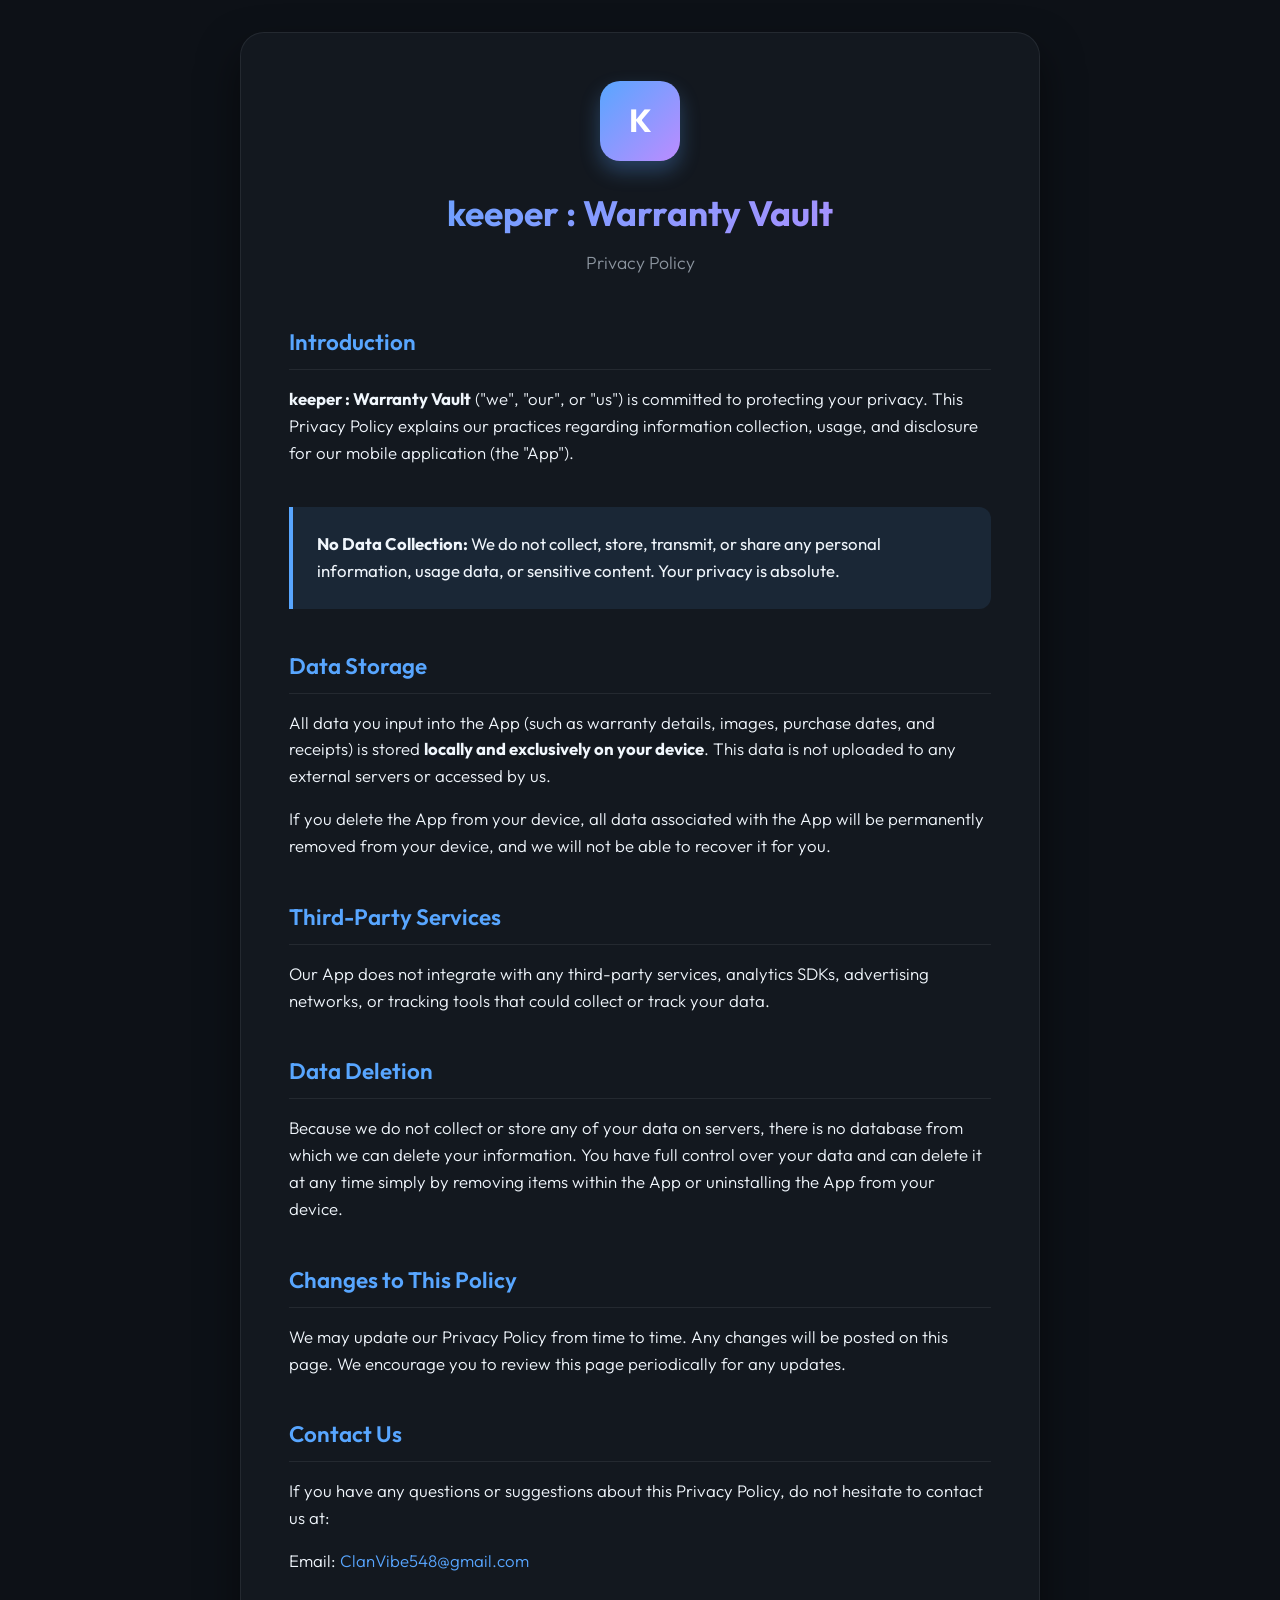
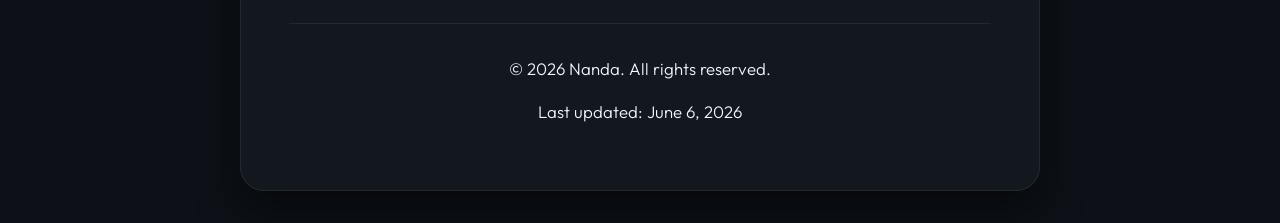
<file: index.html>
<!DOCTYPE html>
<html lang="en">
<head>
    <meta charset="UTF-8">
    <meta name="viewport" content="width=device-width, initial-scale=1.0">
    <title>Privacy Policy - keeper : Warranty Vault</title>
    <link rel="preconnect" href="https://fonts.googleapis.com">
    <link rel="preconnect" href="https://fonts.gstatic.com" crossorigin>
    <link href="https://fonts.googleapis.com/css2?family=Outfit:wght@300;400;600;700&display=swap" rel="stylesheet">
    <style>
        :root {
            --bg-color: #0d1117;
            --card-bg: rgba(22, 27, 34, 0.8);
            --border-color: rgba(48, 54, 61, 0.6);
            --text-primary: #f0f6fc;
            --text-secondary: #8b949e;
            --accent-color: #58a6ff;
            --accent-gradient: linear-gradient(135deg, #58a6ff 0%, #bc8cff 100%);
        }

        * {
            box-sizing: border-box;
            margin: 0;
            padding: 0;
        }

        body {
            font-family: 'Outfit', -apple-system, BlinkMacSystemFont, "Segoe UI", Roboto, sans-serif;
            background-color: var(--bg-color);
            color: var(--text-primary);
            line-height: 1.6;
            padding: 2rem 1rem;
            min-height: 100vh;
            display: flex;
            justify-content: center;
            align-items: center;
        }

        .container {
            max-width: 800px;
            width: 100%;
            background: var(--card-bg);
            backdrop-filter: blur(12px);
            -webkit-backdrop-filter: blur(12px);
            border: 1px solid var(--border-color);
            border-radius: 24px;
            padding: 3rem;
            box-shadow: 0 20px 40px rgba(0, 0, 0, 0.5);
        }

        header {
            text-align: center;
            margin-bottom: 3rem;
        }

        .logo-placeholder {
            width: 80px;
            height: 80px;
            background: var(--accent-gradient);
            border-radius: 20px;
            margin: 0 auto 1.5rem;
            display: flex;
            align-items: center;
            justify-content: center;
            font-size: 2rem;
            font-weight: 700;
            color: #ffffff;
            box-shadow: 0 10px 20px rgba(88, 166, 255, 0.3);
        }

        h1 {
            font-size: 2.2rem;
            font-weight: 700;
            margin-bottom: 0.5rem;
            background: var(--accent-gradient);
            -webkit-background-clip: text;
            -webkit-text-fill-color: transparent;
        }

        .subtitle {
            color: var(--text-secondary);
            font-size: 1.1rem;
            font-weight: 300;
        }

        section {
            margin-bottom: 2.5rem;
        }

        h2 {
            font-size: 1.4rem;
            font-weight: 600;
            margin-bottom: 1rem;
            color: var(--accent-color);
            border-bottom: 1px solid var(--border-color);
            padding-bottom: 0.5rem;
        }

        p {
            color: var(--text-primary);
            font-weight: 300;
            margin-bottom: 1rem;
            font-size: 1.05rem;
        }

        ul {
            list-style-type: none;
            margin-bottom: 1rem;
        }

        li {
            position: relative;
            padding-left: 1.5rem;
            margin-bottom: 0.5rem;
            color: var(--text-primary);
            font-weight: 300;
        }

        li::before {
            content: "•";
            color: var(--accent-color);
            font-weight: bold;
            font-size: 1.2rem;
            position: absolute;
            left: 0;
            top: -2px;
        }

        .highlight-box {
            background: rgba(88, 166, 255, 0.1);
            border-left: 4px solid var(--accent-color);
            padding: 1.5rem;
            border-radius: 0 12px 12px 0;
            margin-bottom: 1.5rem;
        }

        .highlight-box p {
            margin-bottom: 0;
            font-weight: 400;
        }

        footer {
            text-align: center;
            margin-top: 3rem;
            padding-top: 2rem;
            border-top: 1px solid var(--border-color);
            color: var(--text-secondary);
            font-size: 0.9rem;
            font-weight: 300;
        }

        a {
            color: var(--accent-color);
            text-decoration: none;
            transition: color 0.2s ease;
        }

        a:hover {
            color: #bc8cff;
            text-decoration: underline;
        }

        @media (max-width: 600px) {
            body {
                padding: 1rem;
            }
            .container {
                padding: 1.5rem;
                border-radius: 16px;
            }
            h1 {
                font-size: 1.8rem;
            }
        }
    </style>
</head>
<body>
    <div class="container">
        <header>
            <div class="logo-placeholder">K</div>
            <h1>keeper : Warranty Vault</h1>
            <p class="subtitle">Privacy Policy</p>
        </header>

        <section>
            <h2>Introduction</h2>
            <p><strong>keeper : Warranty Vault</strong> ("we", "our", or "us") is committed to protecting your privacy. This Privacy Policy explains our practices regarding information collection, usage, and disclosure for our mobile application (the "App").</p>
        </section>

        <section>
            <div class="highlight-box">
                <p><strong>No Data Collection:</strong> We do not collect, store, transmit, or share any personal information, usage data, or sensitive content. Your privacy is absolute.</p>
            </div>
        </section>

        <section>
            <h2>Data Storage</h2>
            <p>All data you input into the App (such as warranty details, images, purchase dates, and receipts) is stored <strong>locally and exclusively on your device</strong>. This data is not uploaded to any external servers or accessed by us.</p>
            <p>If you delete the App from your device, all data associated with the App will be permanently removed from your device, and we will not be able to recover it for you.</p>
        </section>

        <section>
            <h2>Third-Party Services</h2>
            <p>Our App does not integrate with any third-party services, analytics SDKs, advertising networks, or tracking tools that could collect or track your data.</p>
        </section>

        <section>
            <h2>Data Deletion</h2>
            <p>Because we do not collect or store any of your data on servers, there is no database from which we can delete your information. You have full control over your data and can delete it at any time simply by removing items within the App or uninstalling the App from your device.</p>
        </section>

        <section>
            <h2>Changes to This Policy</h2>
            <p>We may update our Privacy Policy from time to time. Any changes will be posted on this page. We encourage you to review this page periodically for any updates.</p>
        </section>

        <section>
            <h2>Contact Us</h2>
            <p>If you have any questions or suggestions about this Privacy Policy, do not hesitate to contact us at:</p>
            <p>Email: <a href="mailto:ClanVibe548@gmail.com">ClanVibe548@gmail.com</a></p>
        </section>

        <footer>
            <p>&copy; 2026 Nanda. All rights reserved.</p>
            <p>Last updated: June 6, 2026</p>
        </footer>
    </div>
</body>
</html>
</file>
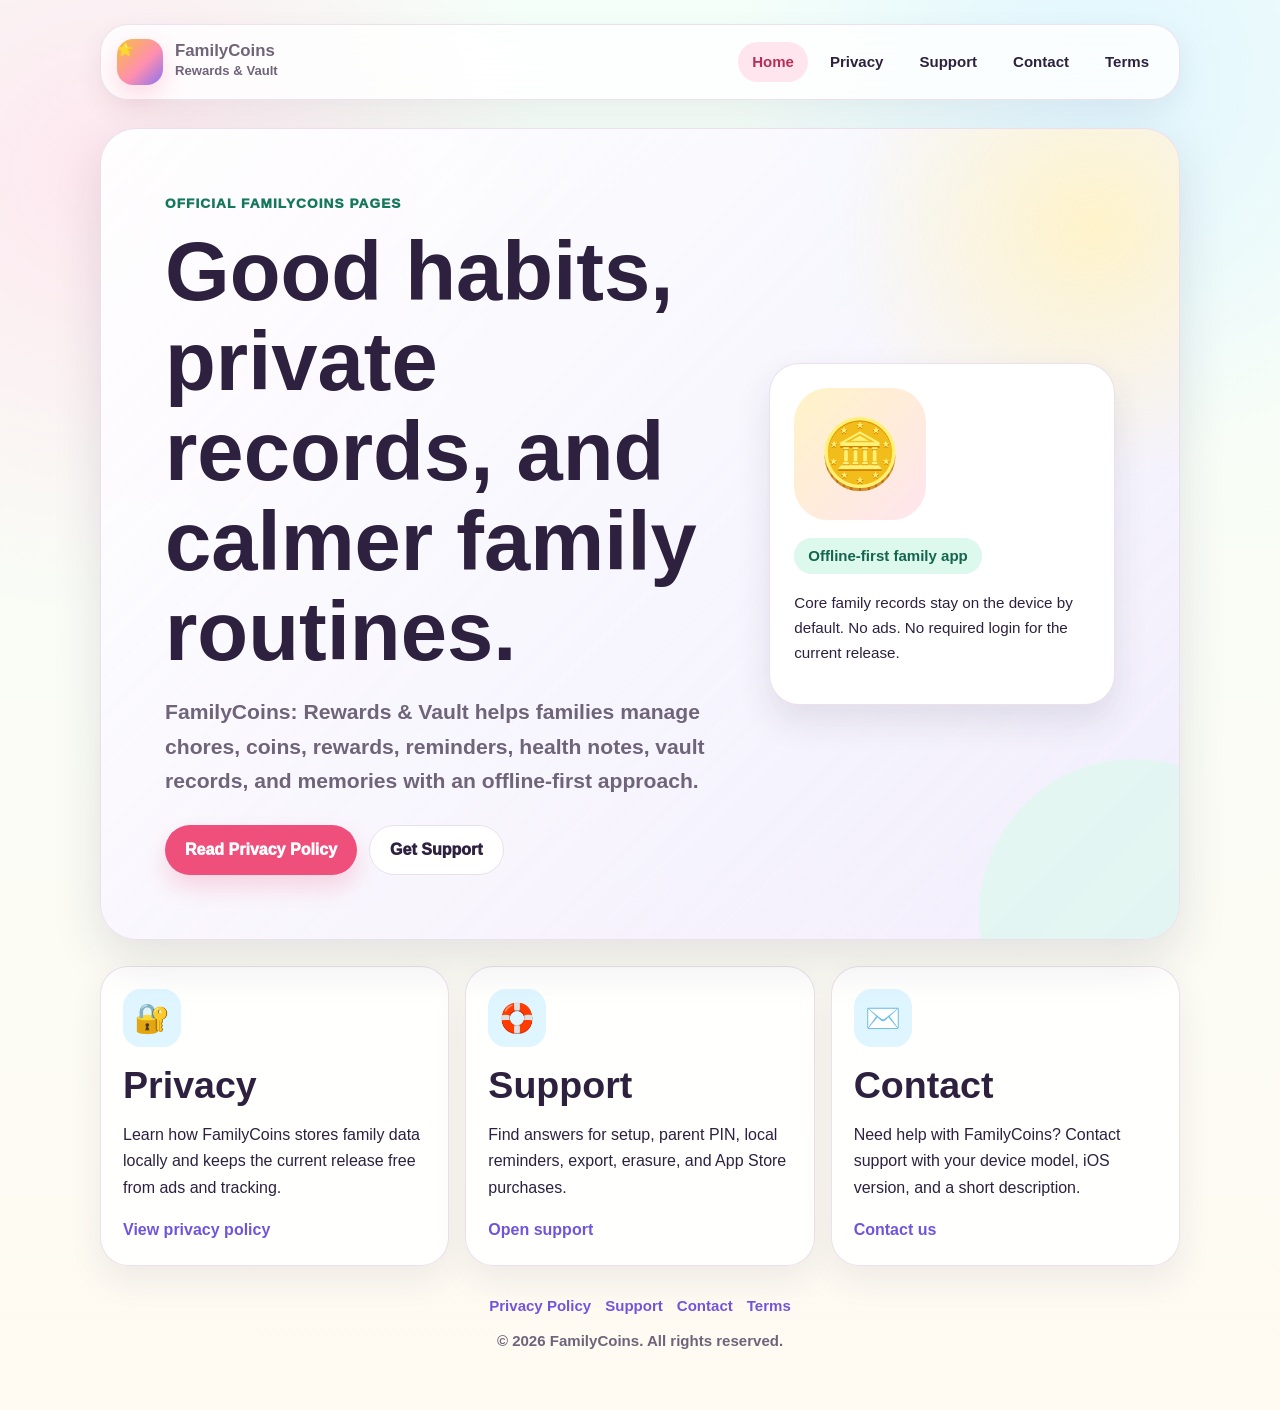
<file: KidCoins/index.html>
<!doctype html>
<html lang="en">
<head>
    <meta charset="utf-8">
    <meta name="viewport" content="width=device-width, initial-scale=1">
    <title>FamilyCoins: Rewards & Vault</title>
    <meta name="description" content="Official support, privacy, and contact pages for FamilyCoins: Rewards & Vault.">
    <link rel="stylesheet" href="styles.css">
</head>
<body>
    <main class="site-shell">
        <nav class="nav" aria-label="Main navigation">
            <a class="brand" href="index.html">
                <span class="brand-mark" aria-hidden="true">⭐</span>
                <span>
                    <strong>FamilyCoins</strong>
                    <span>Rewards & Vault</span>
                </span>
            </a>
            <div class="nav-links">
                <a aria-current="page" href="index.html">Home</a>
                <a href="privacy.html">Privacy</a>
                <a href="support.html">Support</a>
                <a href="contact.html">Contact</a>
                <a href="terms.html">Terms</a>
            </div>
        </nav>

        <section class="hero">
            <div>
                <p class="eyebrow">Official FamilyCoins Pages</p>
                <h1>Good habits, private records, and calmer family routines.</h1>
                <p class="lede">FamilyCoins: Rewards & Vault helps families manage chores, coins, rewards, reminders, health notes, vault records, and memories with an offline-first approach.</p>
                <div class="button-row">
                    <a class="button" href="privacy.html">Read Privacy Policy</a>
                    <a class="button secondary" href="support.html">Get Support</a>
                </div>
            </div>
            <aside class="hero-card" aria-label="App summary">
                <div class="mascot" aria-hidden="true">🪙</div>
                <span class="status-pill">Offline-first family app</span>
                <p class="fine-print">Core family records stay on the device by default. No ads. No required login for the current release.</p>
            </aside>
        </section>

        <section class="grid" aria-label="Quick links">
            <article class="card">
                <div class="icon" aria-hidden="true">🔐</div>
                <h2>Privacy</h2>
                <p>Learn how FamilyCoins stores family data locally and keeps the current release free from ads and tracking.</p>
                <a href="privacy.html">View privacy policy</a>
            </article>
            <article class="card">
                <div class="icon" aria-hidden="true">🛟</div>
                <h2>Support</h2>
                <p>Find answers for setup, parent PIN, local reminders, export, erasure, and App Store purchases.</p>
                <a href="support.html">Open support</a>
            </article>
            <article class="card">
                <div class="icon" aria-hidden="true">✉️</div>
                <h2>Contact</h2>
                <p>Need help with FamilyCoins? Contact support with your device model, iOS version, and a short description.</p>
                <a href="contact.html">Contact us</a>
            </article>
        </section>

        <footer class="footer">
            <div class="footer-links">
                <a href="privacy.html">Privacy Policy</a>
                <a href="support.html">Support</a>
                <a href="contact.html">Contact</a>
                <a href="terms.html">Terms</a>
            </div>
            <div>© 2026 FamilyCoins. All rights reserved.</div>
        </footer>
    </main>
</body>
</html>
</file>
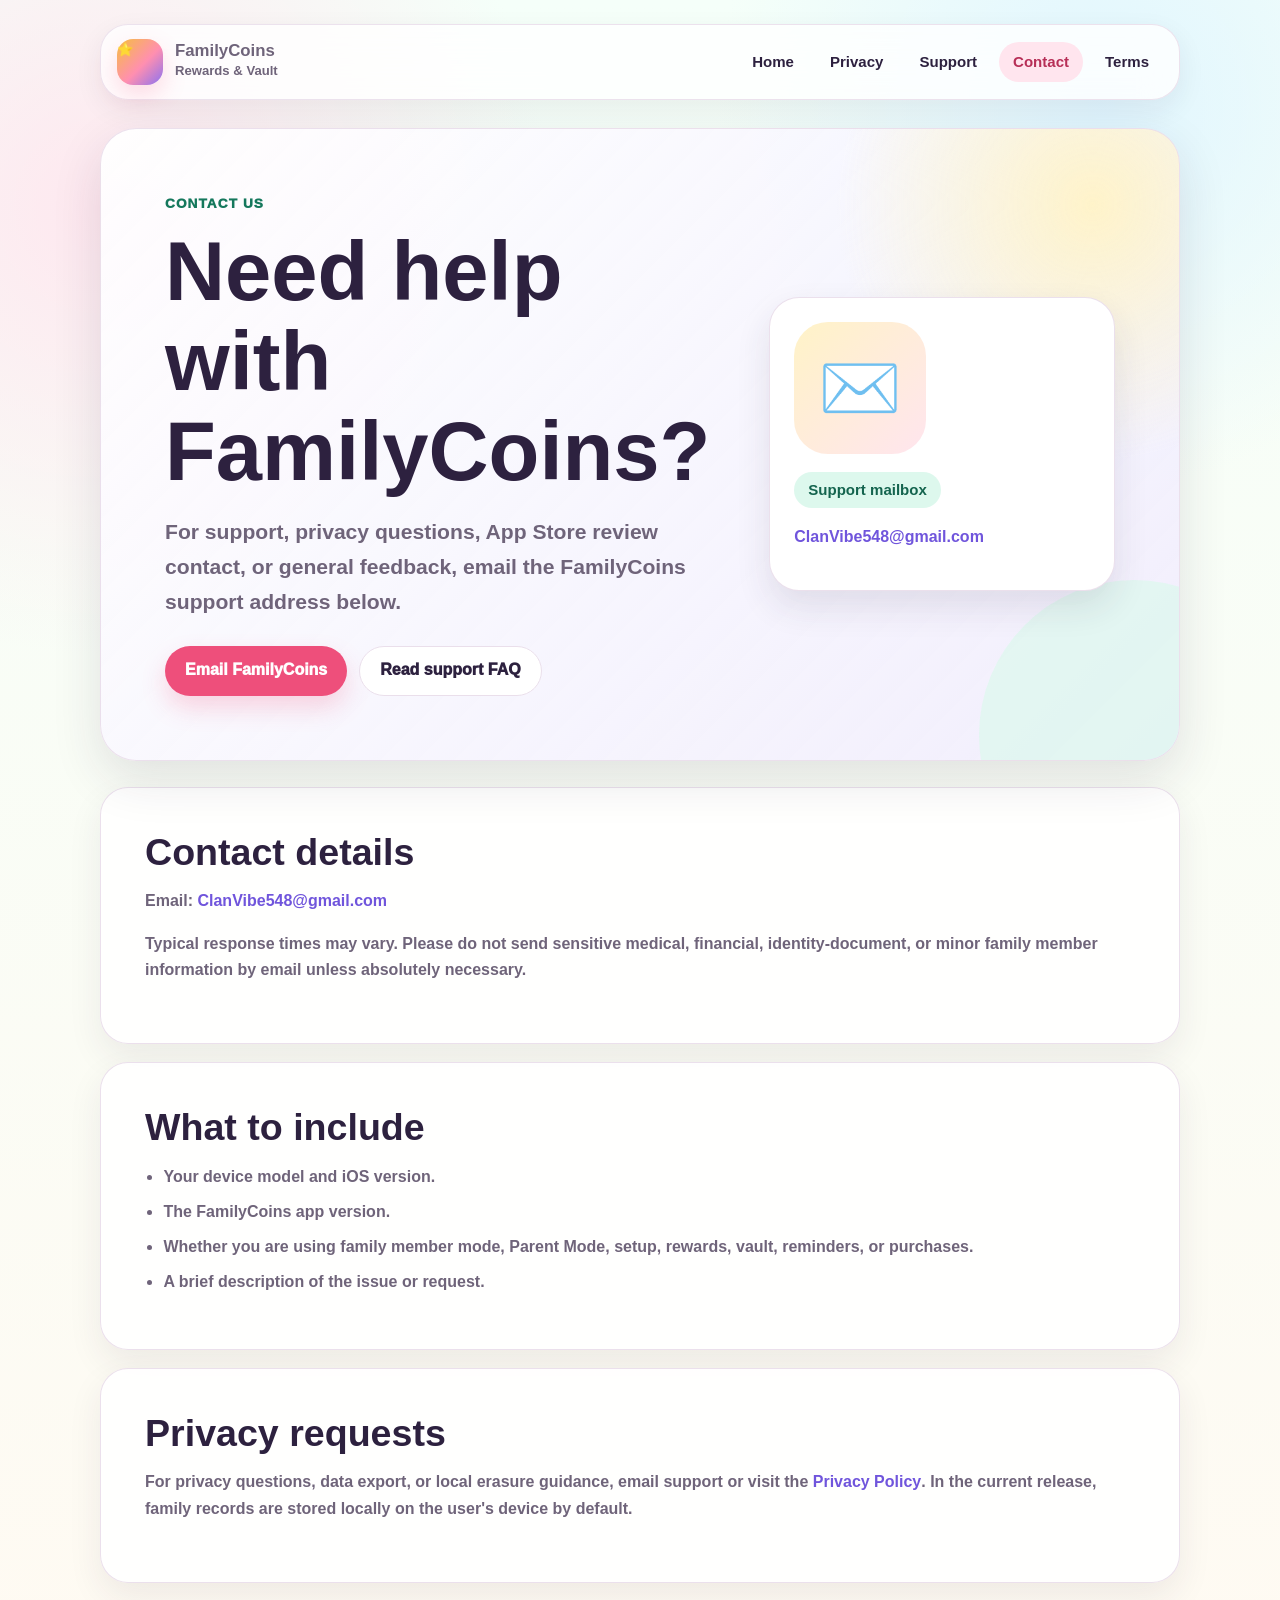
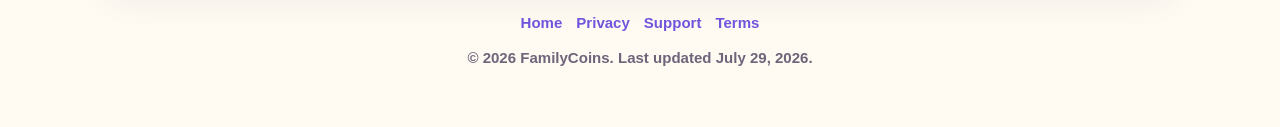
<file: KidCoins/contact.html>
<!doctype html>
<html lang="en">
<head>
    <meta charset="utf-8">
    <meta name="viewport" content="width=device-width, initial-scale=1">
    <title>Contact Us - FamilyCoins: Rewards & Vault</title>
    <meta name="description" content="Contact FamilyCoins support.">
    <link rel="stylesheet" href="styles.css">
</head>
<body>
    <main class="site-shell">
        <nav class="nav" aria-label="Main navigation">
            <a class="brand" href="index.html">
                <span class="brand-mark" aria-hidden="true">⭐</span>
                <span>
                    <strong>FamilyCoins</strong>
                    <span>Rewards & Vault</span>
                </span>
            </a>
            <div class="nav-links">
                <a href="index.html">Home</a>
                <a href="privacy.html">Privacy</a>
                <a href="support.html">Support</a>
                <a aria-current="page" href="contact.html">Contact</a>
                <a href="terms.html">Terms</a>
            </div>
        </nav>

        <section class="hero">
            <div>
                <p class="eyebrow">Contact Us</p>
                <h1>Need help with FamilyCoins?</h1>
                <p class="lede">For support, privacy questions, App Store review contact, or general feedback, email the FamilyCoins support address below.</p>
                <div class="button-row">
                    <a class="button" href="mailto:ClanVibe548@gmail.com?subject=FamilyCoins%20Support">Email FamilyCoins</a>
                    <a class="button secondary" href="support.html">Read support FAQ</a>
                </div>
            </div>
            <aside class="hero-card">
                <div class="mascot" aria-hidden="true">✉️</div>
                <span class="status-pill">Support mailbox</span>
                <p><a href="mailto:ClanVibe548@gmail.com">ClanVibe548@gmail.com</a></p>
            </aside>
        </section>

        <section class="content">
            <h2>Contact details</h2>
            <p>Email: <a href="mailto:ClanVibe548@gmail.com">ClanVibe548@gmail.com</a></p>
            <p>Typical response times may vary. Please do not send sensitive medical, financial, identity-document, or minor family member information by email unless absolutely necessary.</p>
        </section>

        <section class="content">
            <h2>What to include</h2>
            <ul>
                <li>Your device model and iOS version.</li>
                <li>The FamilyCoins app version.</li>
                <li>Whether you are using family member mode, Parent Mode, setup, rewards, vault, reminders, or purchases.</li>
                <li>A brief description of the issue or request.</li>
            </ul>
        </section>

        <section class="content">
            <h2>Privacy requests</h2>
            <p>For privacy questions, data export, or local erasure guidance, email support or visit the <a href="privacy.html">Privacy Policy</a>. In the current release, family records are stored locally on the user's device by default.</p>
        </section>

        <footer class="footer">
            <div class="footer-links">
                <a href="index.html">Home</a>
                <a href="privacy.html">Privacy</a>
                <a href="support.html">Support</a>
                <a href="terms.html">Terms</a>
            </div>
            <div>© 2026 FamilyCoins. Last updated July 29, 2026.</div>
        </footer>
    </main>
</body>
</html>
</file>
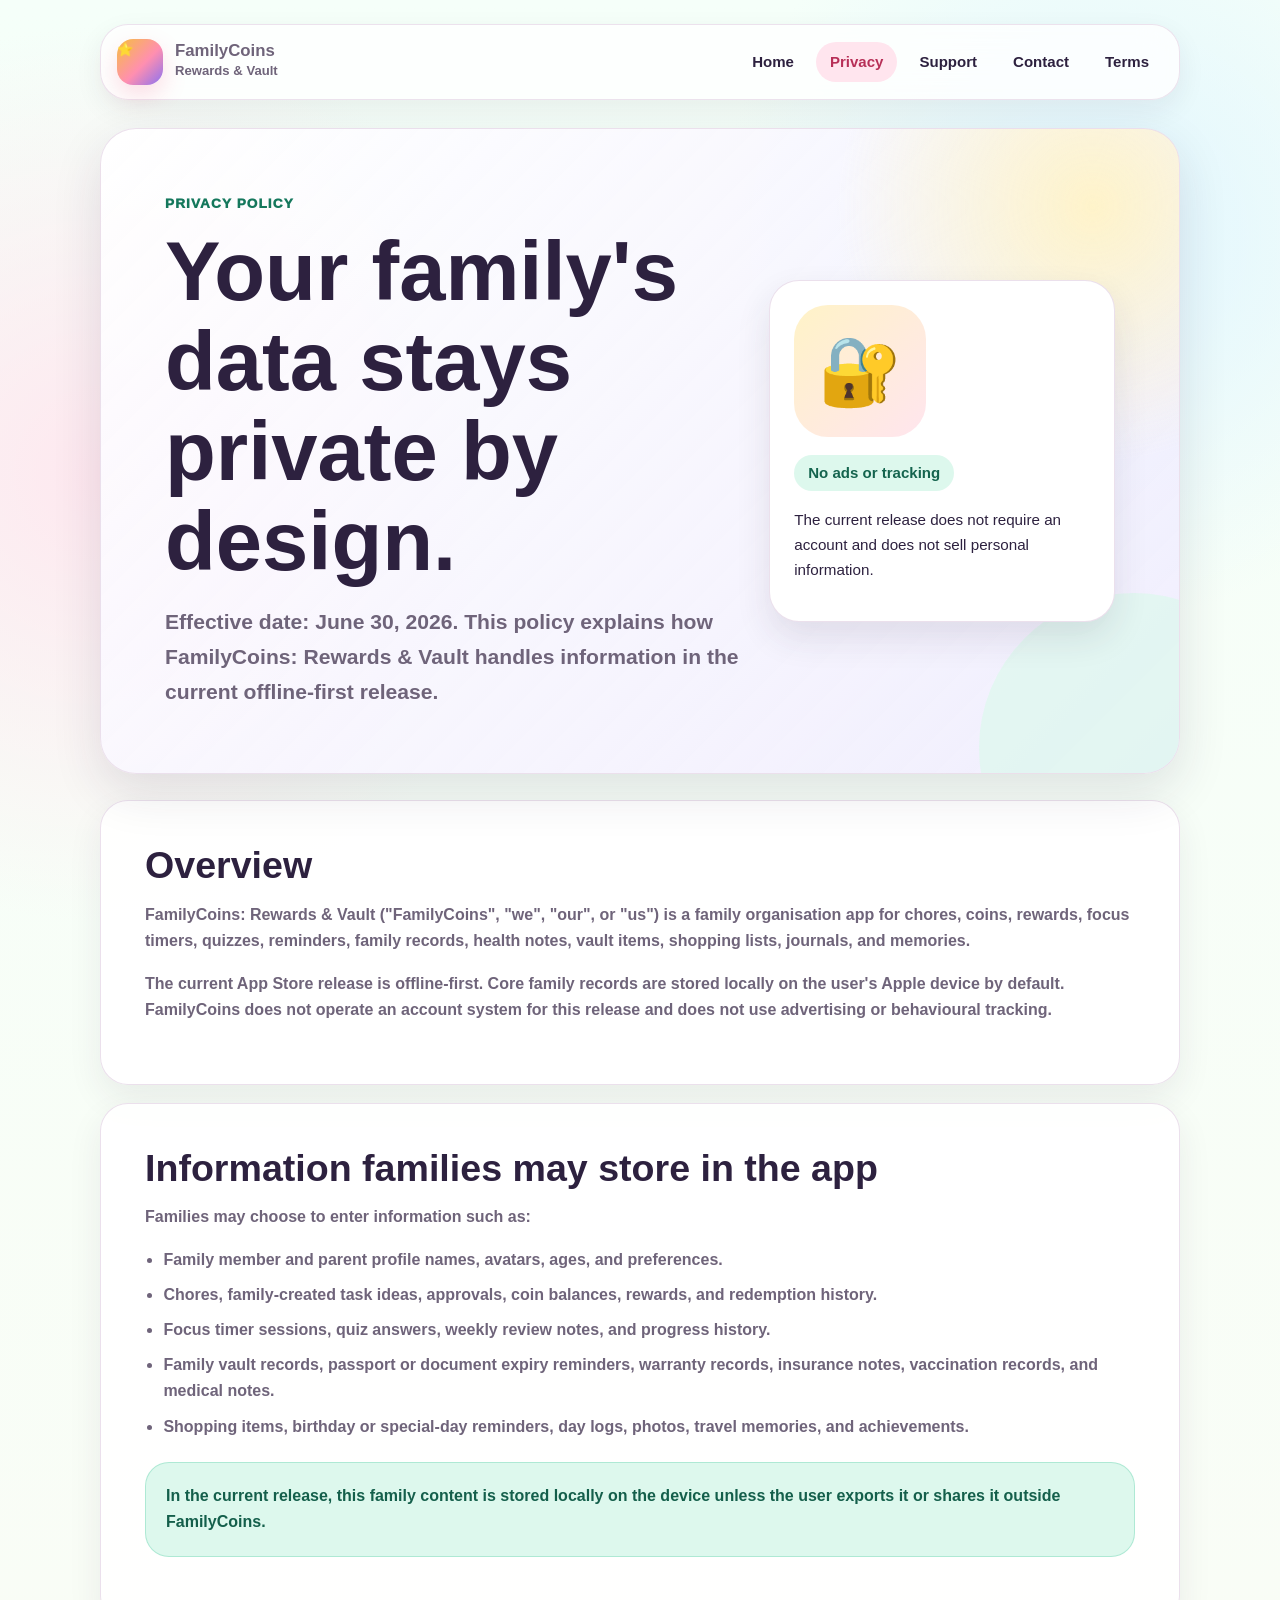
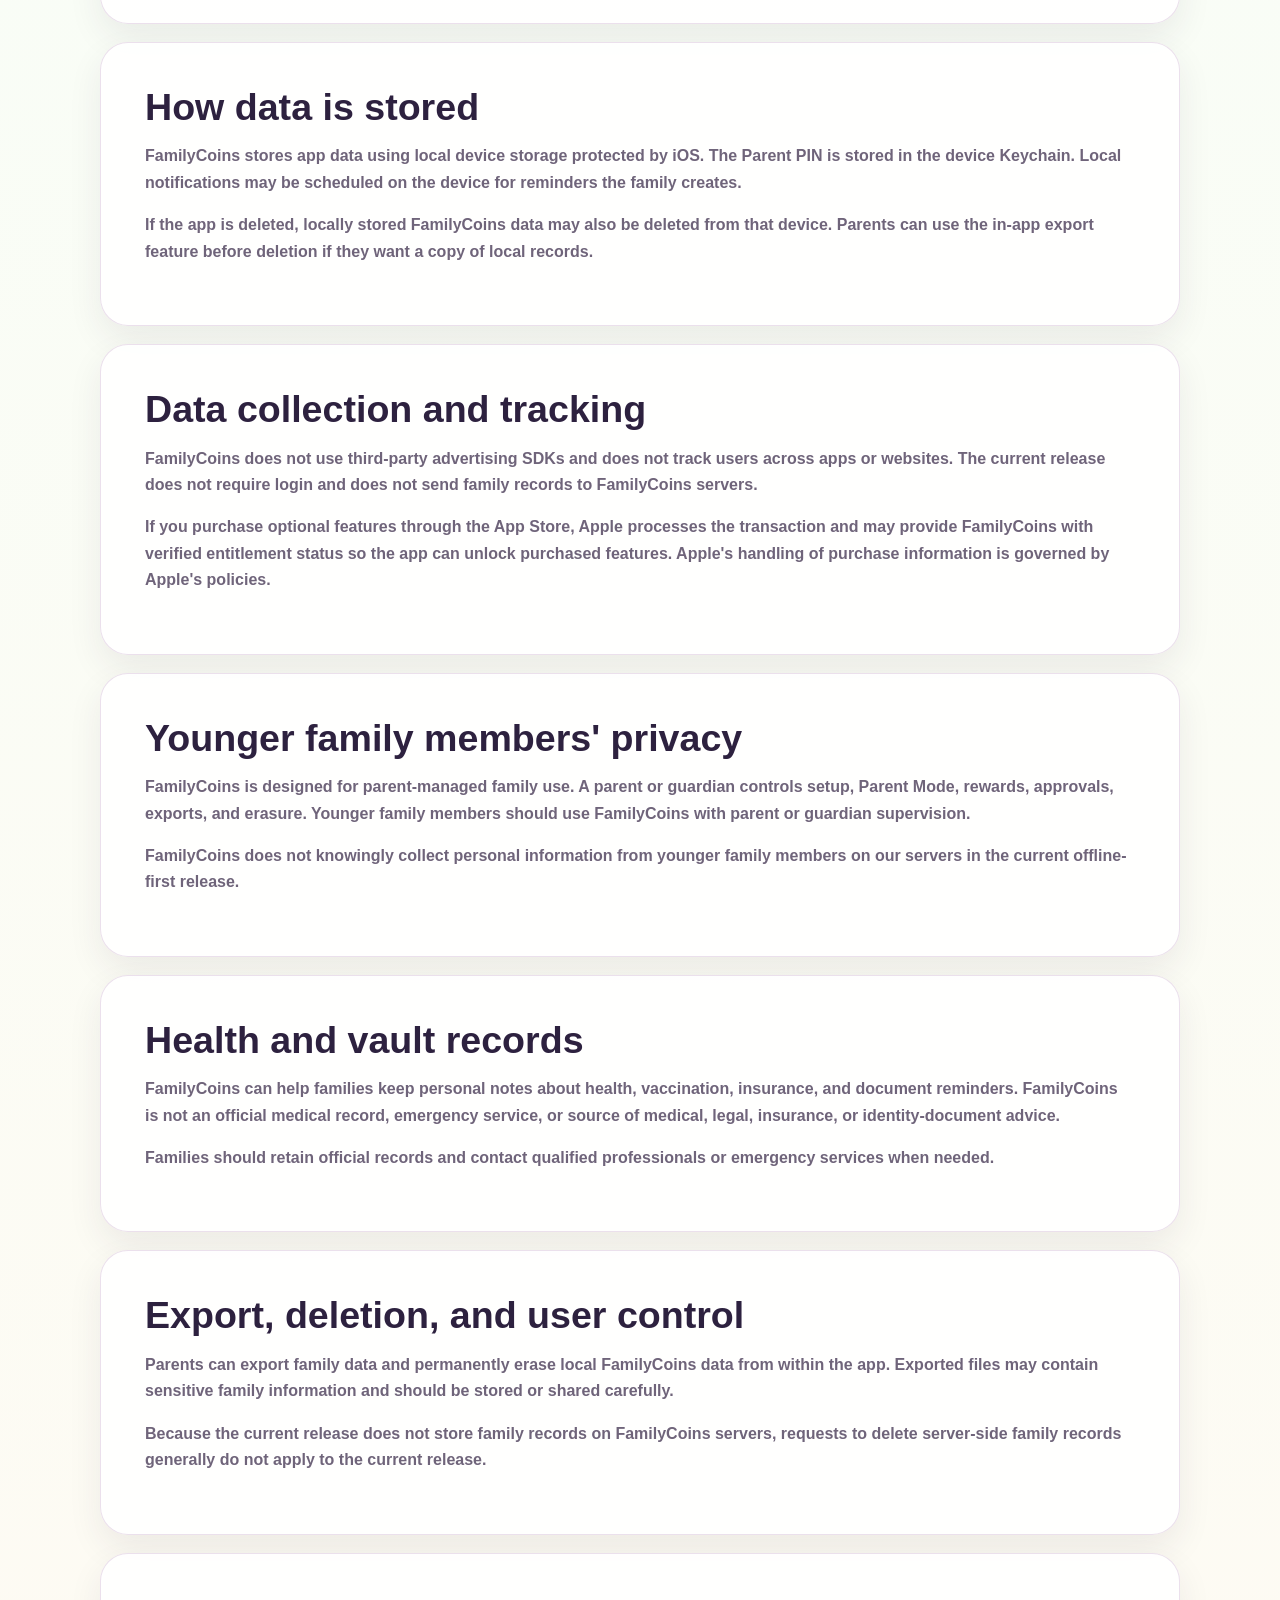
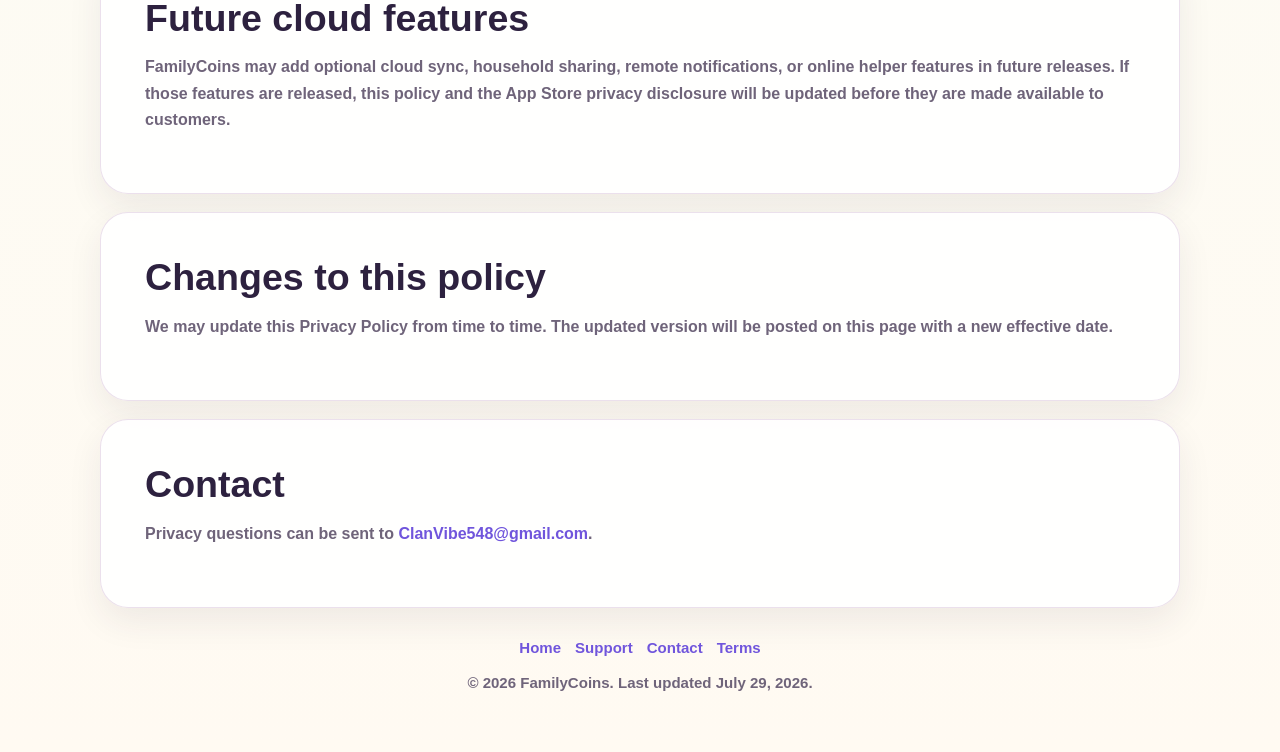
<file: KidCoins/KidCons.html>
<!doctype html>
<html lang="en">
<head>
    <meta charset="utf-8">
    <meta http-equiv="refresh" content="0; url=privacy.html">
    <meta name="viewport" content="width=device-width, initial-scale=1">
    <title>FamilyCoins Privacy Policy</title>
    <link rel="canonical" href="privacy.html">
</head>
<body>
    <p>FamilyCoins Privacy Policy has moved to <a href="privacy.html">privacy.html</a>.</p>
</body>
</html>
</file>
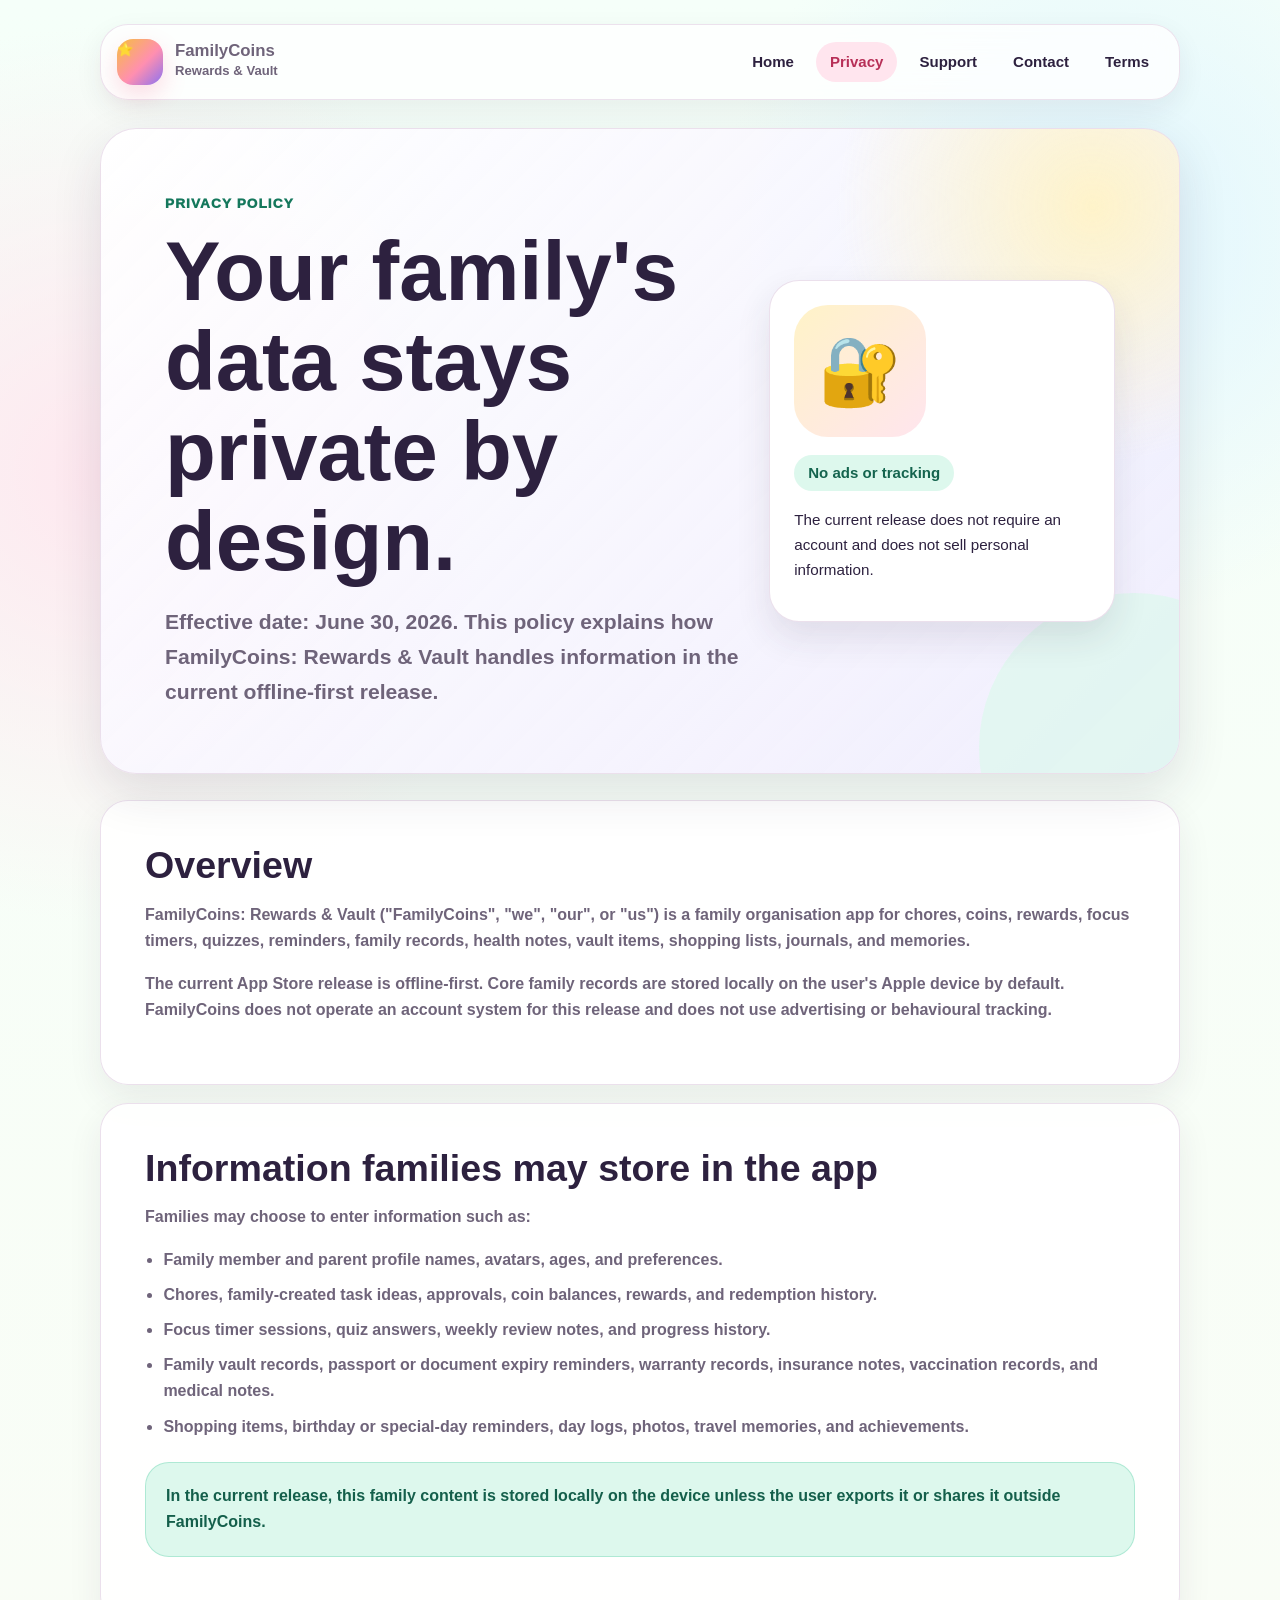
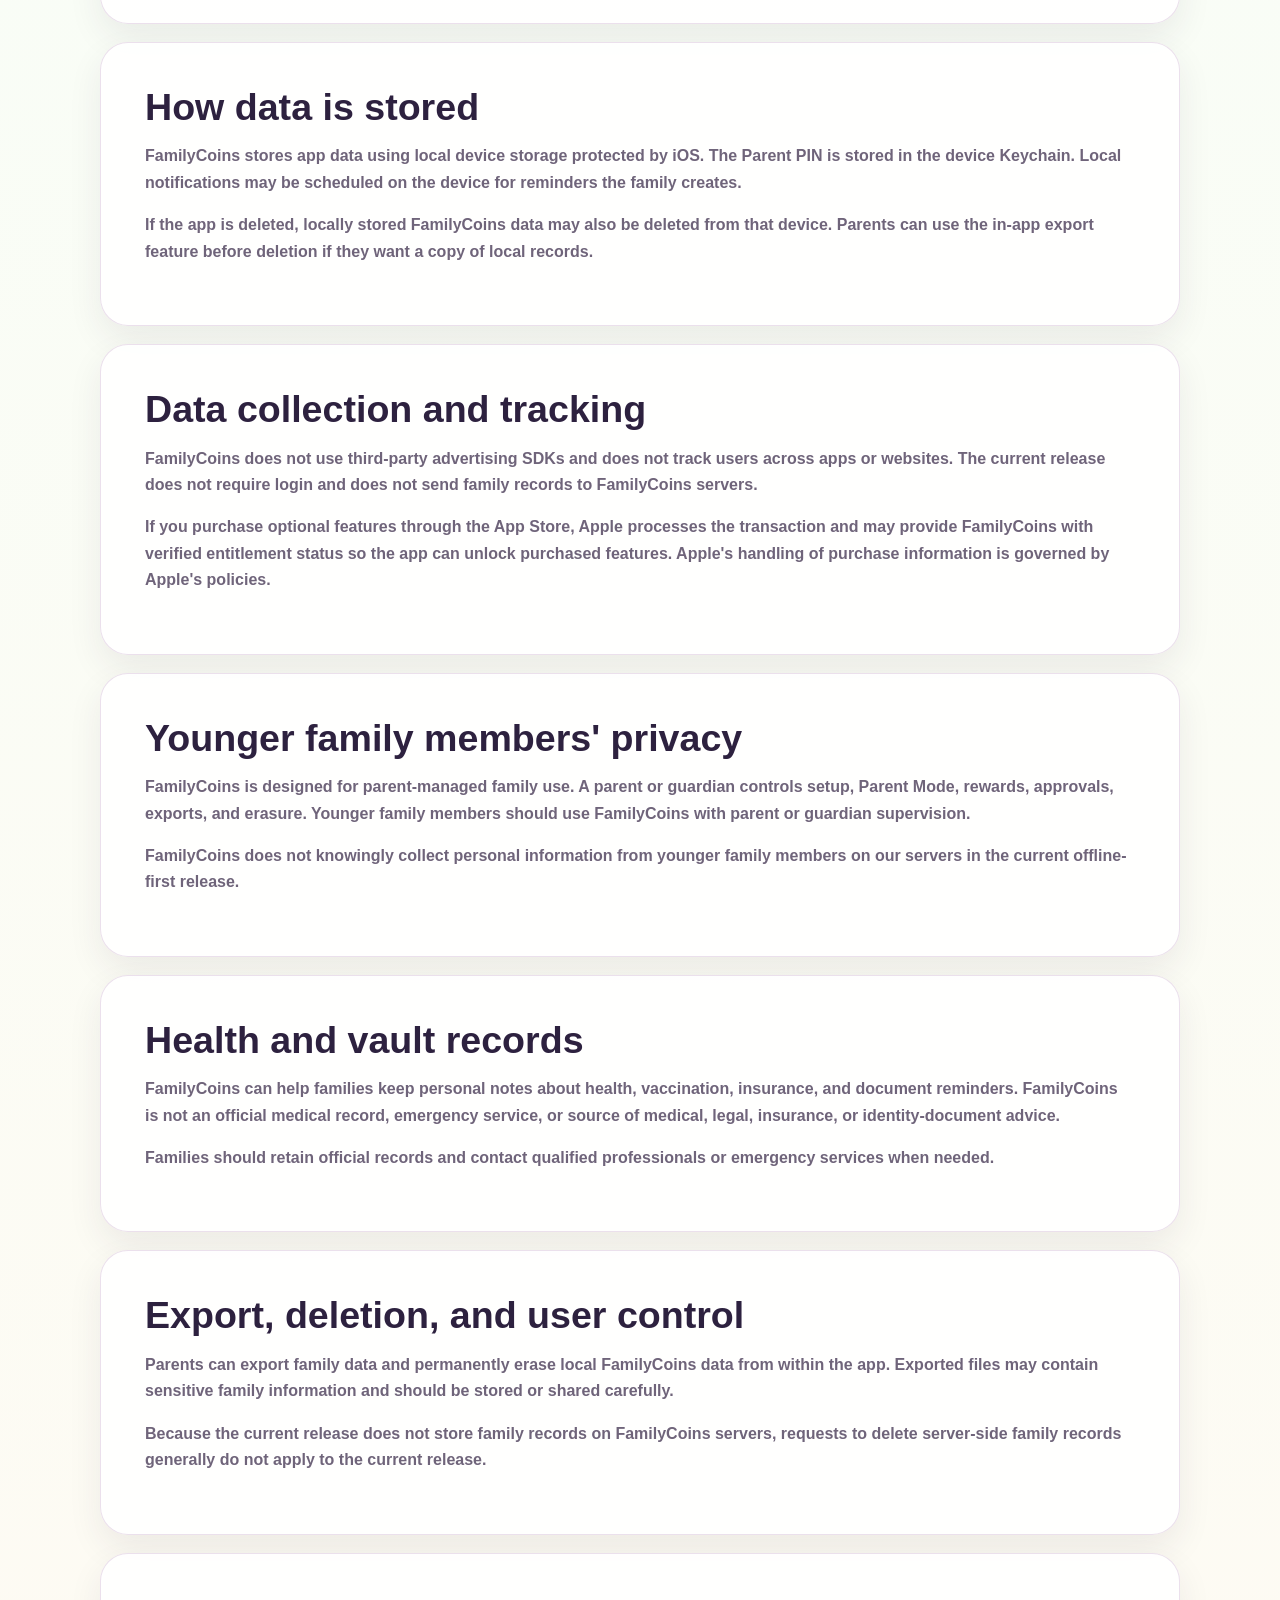
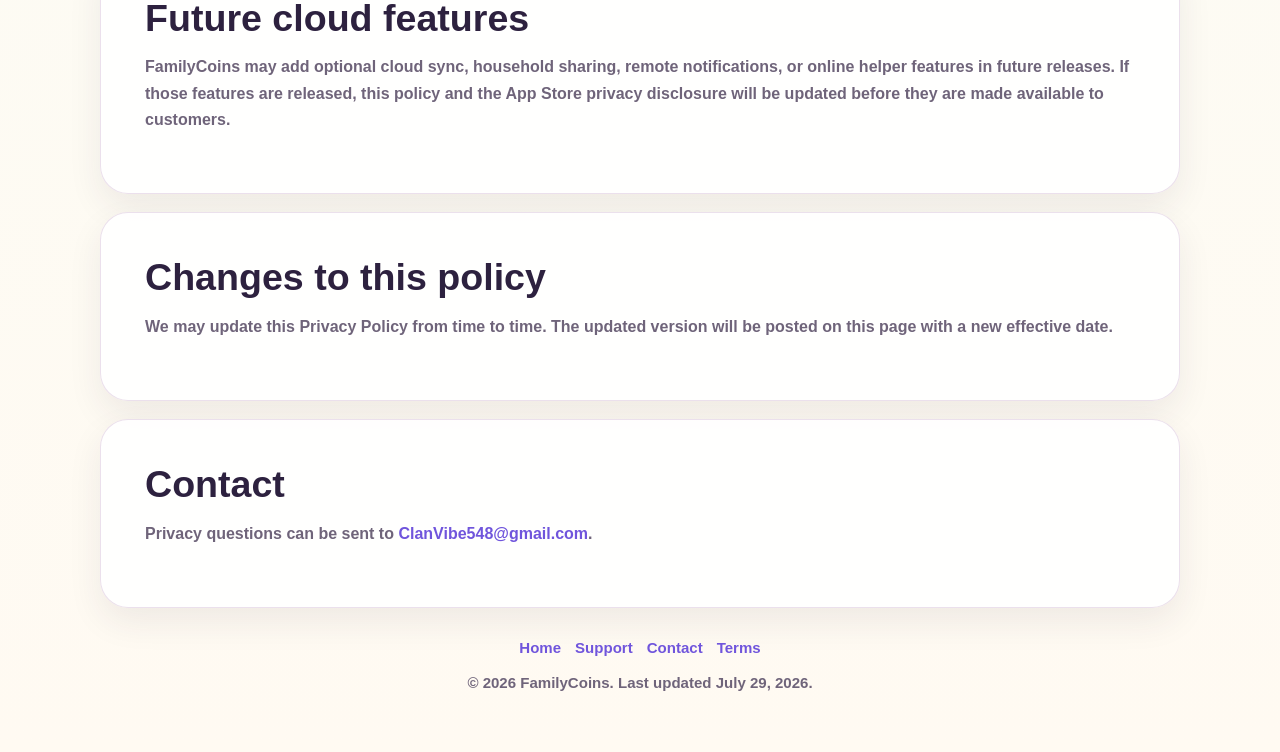
<file: KidCoins/privacy.html>
<!doctype html>
<html lang="en">
<head>
    <meta charset="utf-8">
    <meta name="viewport" content="width=device-width, initial-scale=1">
    <title>Privacy Policy - FamilyCoins: Rewards & Vault</title>
    <meta name="description" content="Privacy Policy for FamilyCoins: Rewards & Vault.">
    <link rel="stylesheet" href="styles.css">
</head>
<body>
    <main class="site-shell">
        <nav class="nav" aria-label="Main navigation">
            <a class="brand" href="index.html">
                <span class="brand-mark" aria-hidden="true">⭐</span>
                <span>
                    <strong>FamilyCoins</strong>
                    <span>Rewards & Vault</span>
                </span>
            </a>
            <div class="nav-links">
                <a href="index.html">Home</a>
                <a aria-current="page" href="privacy.html">Privacy</a>
                <a href="support.html">Support</a>
                <a href="contact.html">Contact</a>
                <a href="terms.html">Terms</a>
            </div>
        </nav>

        <section class="hero">
            <div>
                <p class="eyebrow">Privacy Policy</p>
                <h1>Your family's data stays private by design.</h1>
                <p class="lede">Effective date: June 30, 2026. This policy explains how FamilyCoins: Rewards & Vault handles information in the current offline-first release.</p>
            </div>
            <aside class="hero-card">
                <div class="mascot" aria-hidden="true">🔐</div>
                <span class="status-pill">No ads or tracking</span>
                <p class="fine-print">The current release does not require an account and does not sell personal information.</p>
            </aside>
        </section>

        <section class="content">
            <h2>Overview</h2>
            <p>FamilyCoins: Rewards & Vault ("FamilyCoins", "we", "our", or "us") is a family organisation app for chores, coins, rewards, focus timers, quizzes, reminders, family records, health notes, vault items, shopping lists, journals, and memories.</p>
            <p>The current App Store release is offline-first. Core family records are stored locally on the user's Apple device by default. FamilyCoins does not operate an account system for this release and does not use advertising or behavioural tracking.</p>
        </section>

        <section class="content">
            <h2>Information families may store in the app</h2>
            <p>Families may choose to enter information such as:</p>
            <ul>
                <li>Family member and parent profile names, avatars, ages, and preferences.</li>
                <li>Chores, family-created task ideas, approvals, coin balances, rewards, and redemption history.</li>
                <li>Focus timer sessions, quiz answers, weekly review notes, and progress history.</li>
                <li>Family vault records, passport or document expiry reminders, warranty records, insurance notes, vaccination records, and medical notes.</li>
                <li>Shopping items, birthday or special-day reminders, day logs, photos, travel memories, and achievements.</li>
            </ul>
            <div class="callout">
                <p>In the current release, this family content is stored locally on the device unless the user exports it or shares it outside FamilyCoins.</p>
            </div>
        </section>

        <section class="content">
            <h2>How data is stored</h2>
            <p>FamilyCoins stores app data using local device storage protected by iOS. The Parent PIN is stored in the device Keychain. Local notifications may be scheduled on the device for reminders the family creates.</p>
            <p>If the app is deleted, locally stored FamilyCoins data may also be deleted from that device. Parents can use the in-app export feature before deletion if they want a copy of local records.</p>
        </section>

        <section class="content">
            <h2>Data collection and tracking</h2>
            <p>FamilyCoins does not use third-party advertising SDKs and does not track users across apps or websites. The current release does not require login and does not send family records to FamilyCoins servers.</p>
            <p>If you purchase optional features through the App Store, Apple processes the transaction and may provide FamilyCoins with verified entitlement status so the app can unlock purchased features. Apple's handling of purchase information is governed by Apple's policies.</p>
        </section>

        <section class="content">
            <h2>Younger family members' privacy</h2>
            <p>FamilyCoins is designed for parent-managed family use. A parent or guardian controls setup, Parent Mode, rewards, approvals, exports, and erasure. Younger family members should use FamilyCoins with parent or guardian supervision.</p>
            <p>FamilyCoins does not knowingly collect personal information from younger family members on our servers in the current offline-first release.</p>
        </section>

        <section class="content">
            <h2>Health and vault records</h2>
            <p>FamilyCoins can help families keep personal notes about health, vaccination, insurance, and document reminders. FamilyCoins is not an official medical record, emergency service, or source of medical, legal, insurance, or identity-document advice.</p>
            <p>Families should retain official records and contact qualified professionals or emergency services when needed.</p>
        </section>

        <section class="content">
            <h2>Export, deletion, and user control</h2>
            <p>Parents can export family data and permanently erase local FamilyCoins data from within the app. Exported files may contain sensitive family information and should be stored or shared carefully.</p>
            <p>Because the current release does not store family records on FamilyCoins servers, requests to delete server-side family records generally do not apply to the current release.</p>
        </section>

        <section class="content">
            <h2>Future cloud features</h2>
            <p>FamilyCoins may add optional cloud sync, household sharing, remote notifications, or online helper features in future releases. If those features are released, this policy and the App Store privacy disclosure will be updated before they are made available to customers.</p>
        </section>

        <section class="content">
            <h2>Changes to this policy</h2>
            <p>We may update this Privacy Policy from time to time. The updated version will be posted on this page with a new effective date.</p>
        </section>

        <section class="content">
            <h2>Contact</h2>
            <p>Privacy questions can be sent to <a href="mailto:ClanVibe548@gmail.com">ClanVibe548@gmail.com</a>.</p>
        </section>

        <footer class="footer">
            <div class="footer-links">
                <a href="index.html">Home</a>
                <a href="support.html">Support</a>
                <a href="contact.html">Contact</a>
                <a href="terms.html">Terms</a>
            </div>
            <div>© 2026 FamilyCoins. Last updated July 29, 2026.</div>
        </footer>
    </main>
</body>
</html>
</file>
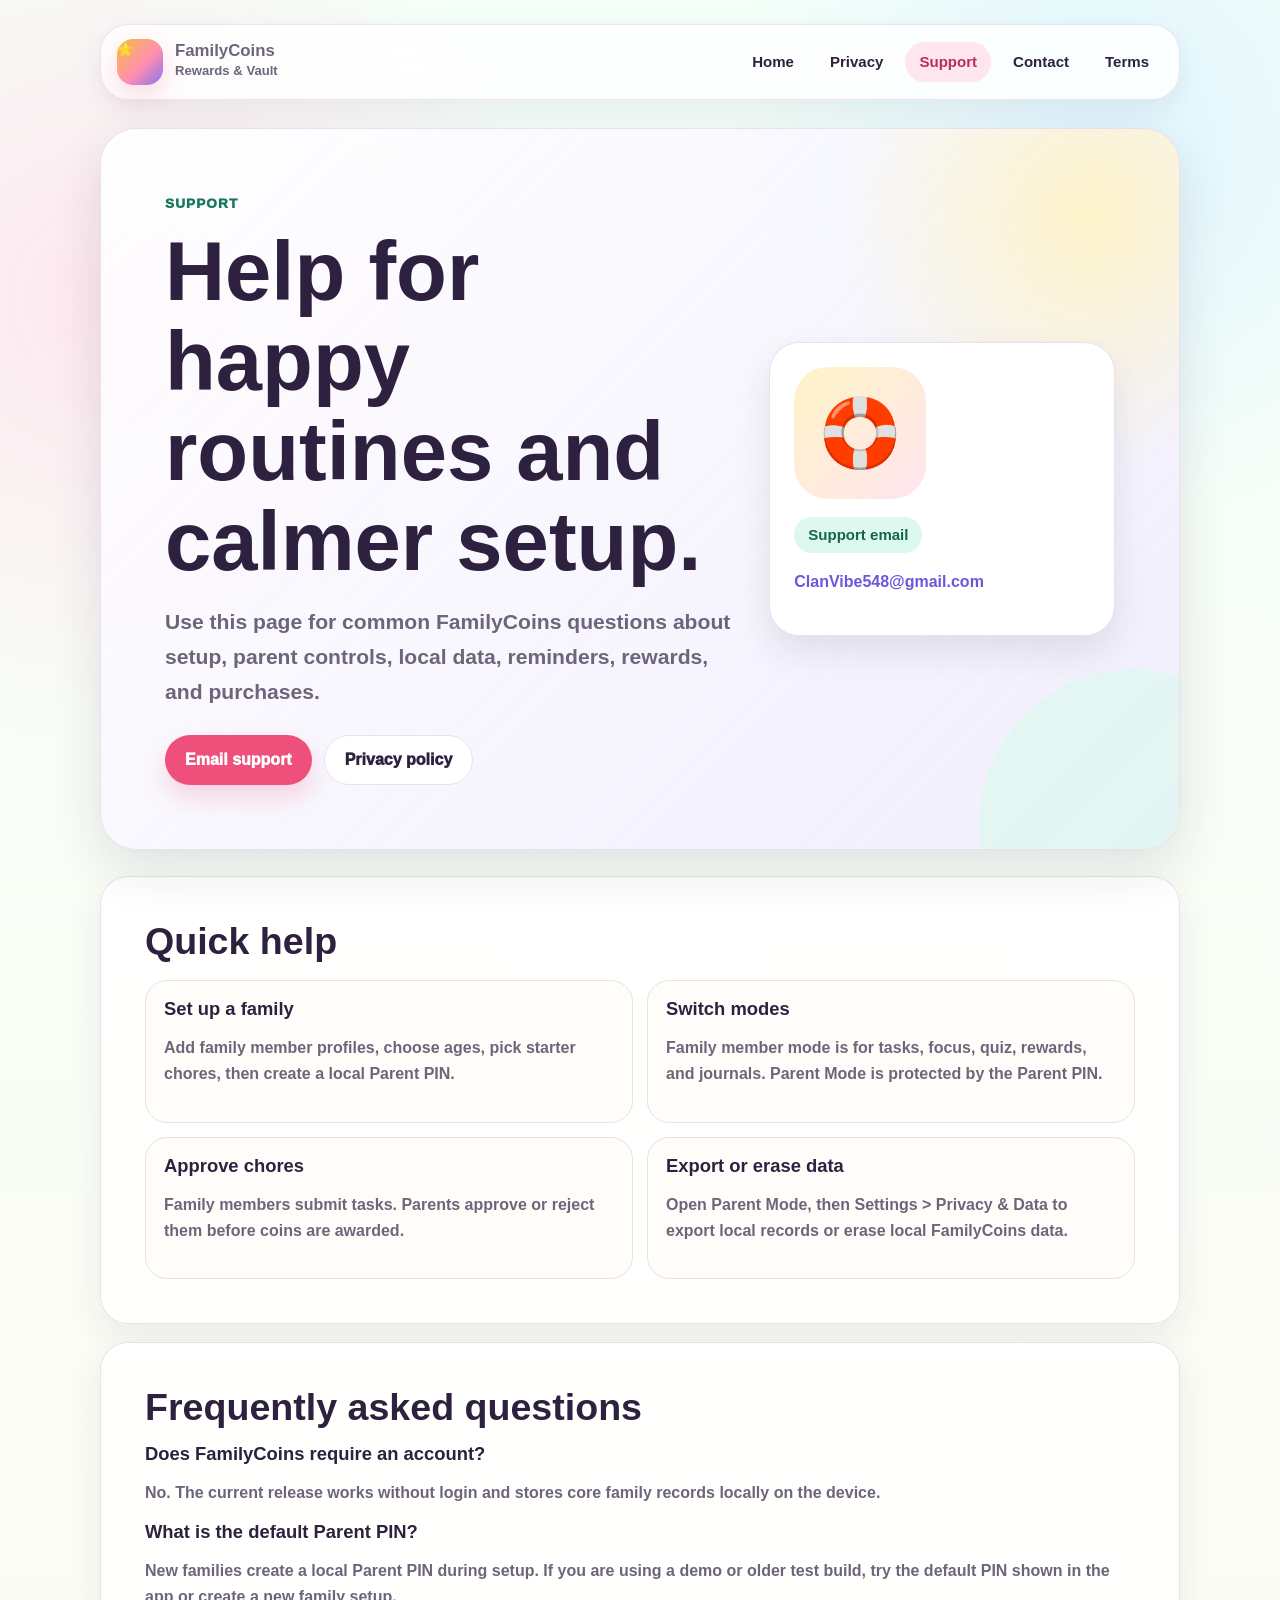
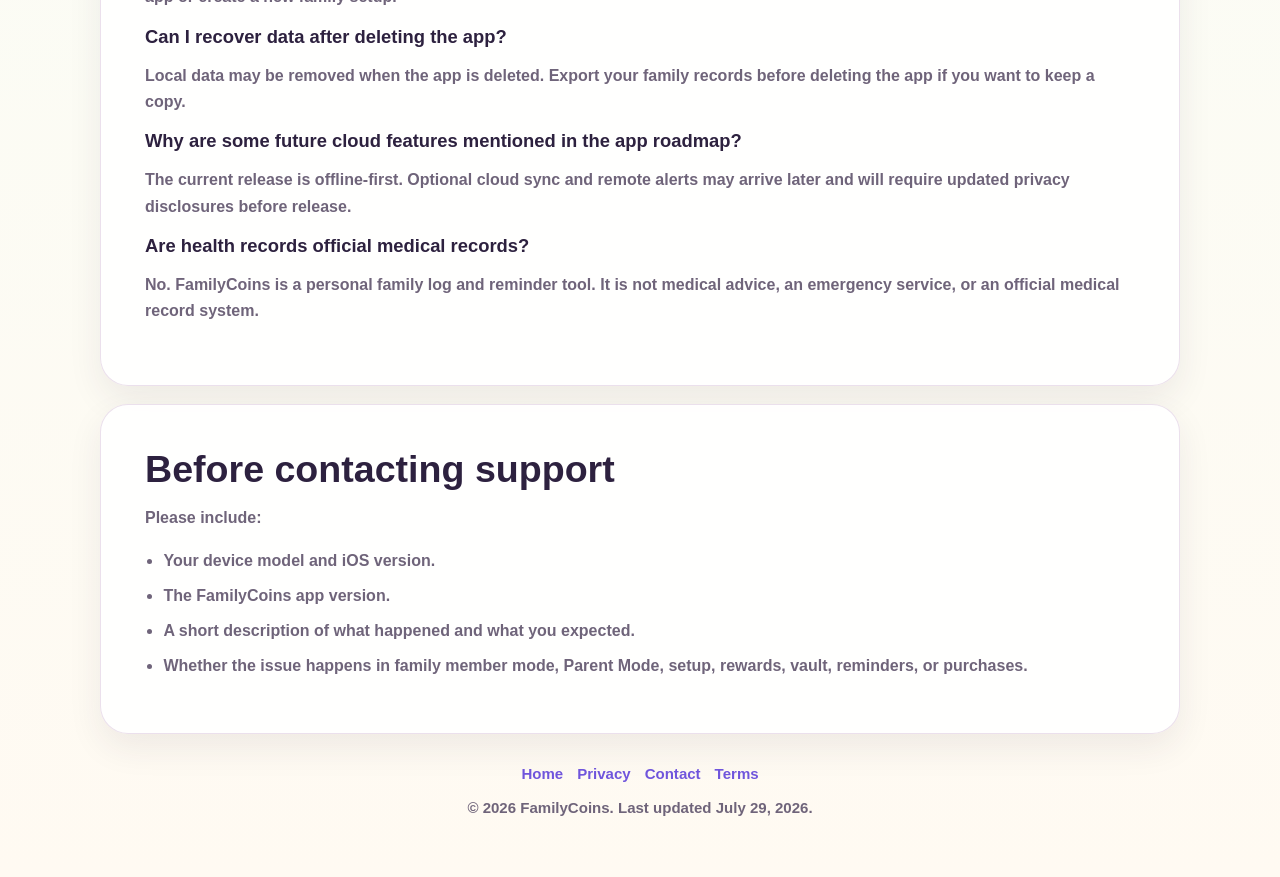
<file: KidCoins/support.html>
<!doctype html>
<html lang="en">
<head>
    <meta charset="utf-8">
    <meta name="viewport" content="width=device-width, initial-scale=1">
    <title>Support - FamilyCoins: Rewards & Vault</title>
    <meta name="description" content="Support page for FamilyCoins: Rewards & Vault.">
    <link rel="stylesheet" href="styles.css">
</head>
<body>
    <main class="site-shell">
        <nav class="nav" aria-label="Main navigation">
            <a class="brand" href="index.html">
                <span class="brand-mark" aria-hidden="true">⭐</span>
                <span>
                    <strong>FamilyCoins</strong>
                    <span>Rewards & Vault</span>
                </span>
            </a>
            <div class="nav-links">
                <a href="index.html">Home</a>
                <a href="privacy.html">Privacy</a>
                <a aria-current="page" href="support.html">Support</a>
                <a href="contact.html">Contact</a>
                <a href="terms.html">Terms</a>
            </div>
        </nav>

        <section class="hero">
            <div>
                <p class="eyebrow">Support</p>
                <h1>Help for happy routines and calmer setup.</h1>
                <p class="lede">Use this page for common FamilyCoins questions about setup, parent controls, local data, reminders, rewards, and purchases.</p>
                <div class="button-row">
                    <a class="button" href="mailto:ClanVibe548@gmail.com?subject=FamilyCoins%20Support">Email support</a>
                    <a class="button secondary" href="privacy.html">Privacy policy</a>
                </div>
            </div>
            <aside class="hero-card">
                <div class="mascot" aria-hidden="true">🛟</div>
                <span class="status-pill">Support email</span>
                <p><a href="mailto:ClanVibe548@gmail.com">ClanVibe548@gmail.com</a></p>
            </aside>
        </section>

        <section class="content">
            <h2>Quick help</h2>
            <div class="support-list">
                <div class="support-item">
                    <h3>Set up a family</h3>
                    <p>Add family member profiles, choose ages, pick starter chores, then create a local Parent PIN.</p>
                </div>
                <div class="support-item">
                    <h3>Switch modes</h3>
                    <p>Family member mode is for tasks, focus, quiz, rewards, and journals. Parent Mode is protected by the Parent PIN.</p>
                </div>
                <div class="support-item">
                    <h3>Approve chores</h3>
                    <p>Family members submit tasks. Parents approve or reject them before coins are awarded.</p>
                </div>
                <div class="support-item">
                    <h3>Export or erase data</h3>
                    <p>Open Parent Mode, then Settings > Privacy & Data to export local records or erase local FamilyCoins data.</p>
                </div>
            </div>
        </section>

        <section class="content">
            <h2>Frequently asked questions</h2>
            <h3>Does FamilyCoins require an account?</h3>
            <p>No. The current release works without login and stores core family records locally on the device.</p>

            <h3>What is the default Parent PIN?</h3>
            <p>New families create a local Parent PIN during setup. If you are using a demo or older test build, try the default PIN shown in the app or create a new family setup.</p>

            <h3>Can I recover data after deleting the app?</h3>
            <p>Local data may be removed when the app is deleted. Export your family records before deleting the app if you want to keep a copy.</p>

            <h3>Why are some future cloud features mentioned in the app roadmap?</h3>
            <p>The current release is offline-first. Optional cloud sync and remote alerts may arrive later and will require updated privacy disclosures before release.</p>

            <h3>Are health records official medical records?</h3>
            <p>No. FamilyCoins is a personal family log and reminder tool. It is not medical advice, an emergency service, or an official medical record system.</p>
        </section>

        <section class="content">
            <h2>Before contacting support</h2>
            <p>Please include:</p>
            <ul>
                <li>Your device model and iOS version.</li>
                <li>The FamilyCoins app version.</li>
                <li>A short description of what happened and what you expected.</li>
                <li>Whether the issue happens in family member mode, Parent Mode, setup, rewards, vault, reminders, or purchases.</li>
            </ul>
        </section>

        <footer class="footer">
            <div class="footer-links">
                <a href="index.html">Home</a>
                <a href="privacy.html">Privacy</a>
                <a href="contact.html">Contact</a>
                <a href="terms.html">Terms</a>
            </div>
            <div>© 2026 FamilyCoins. Last updated July 29, 2026.</div>
        </footer>
    </main>
</body>
</html>
</file>
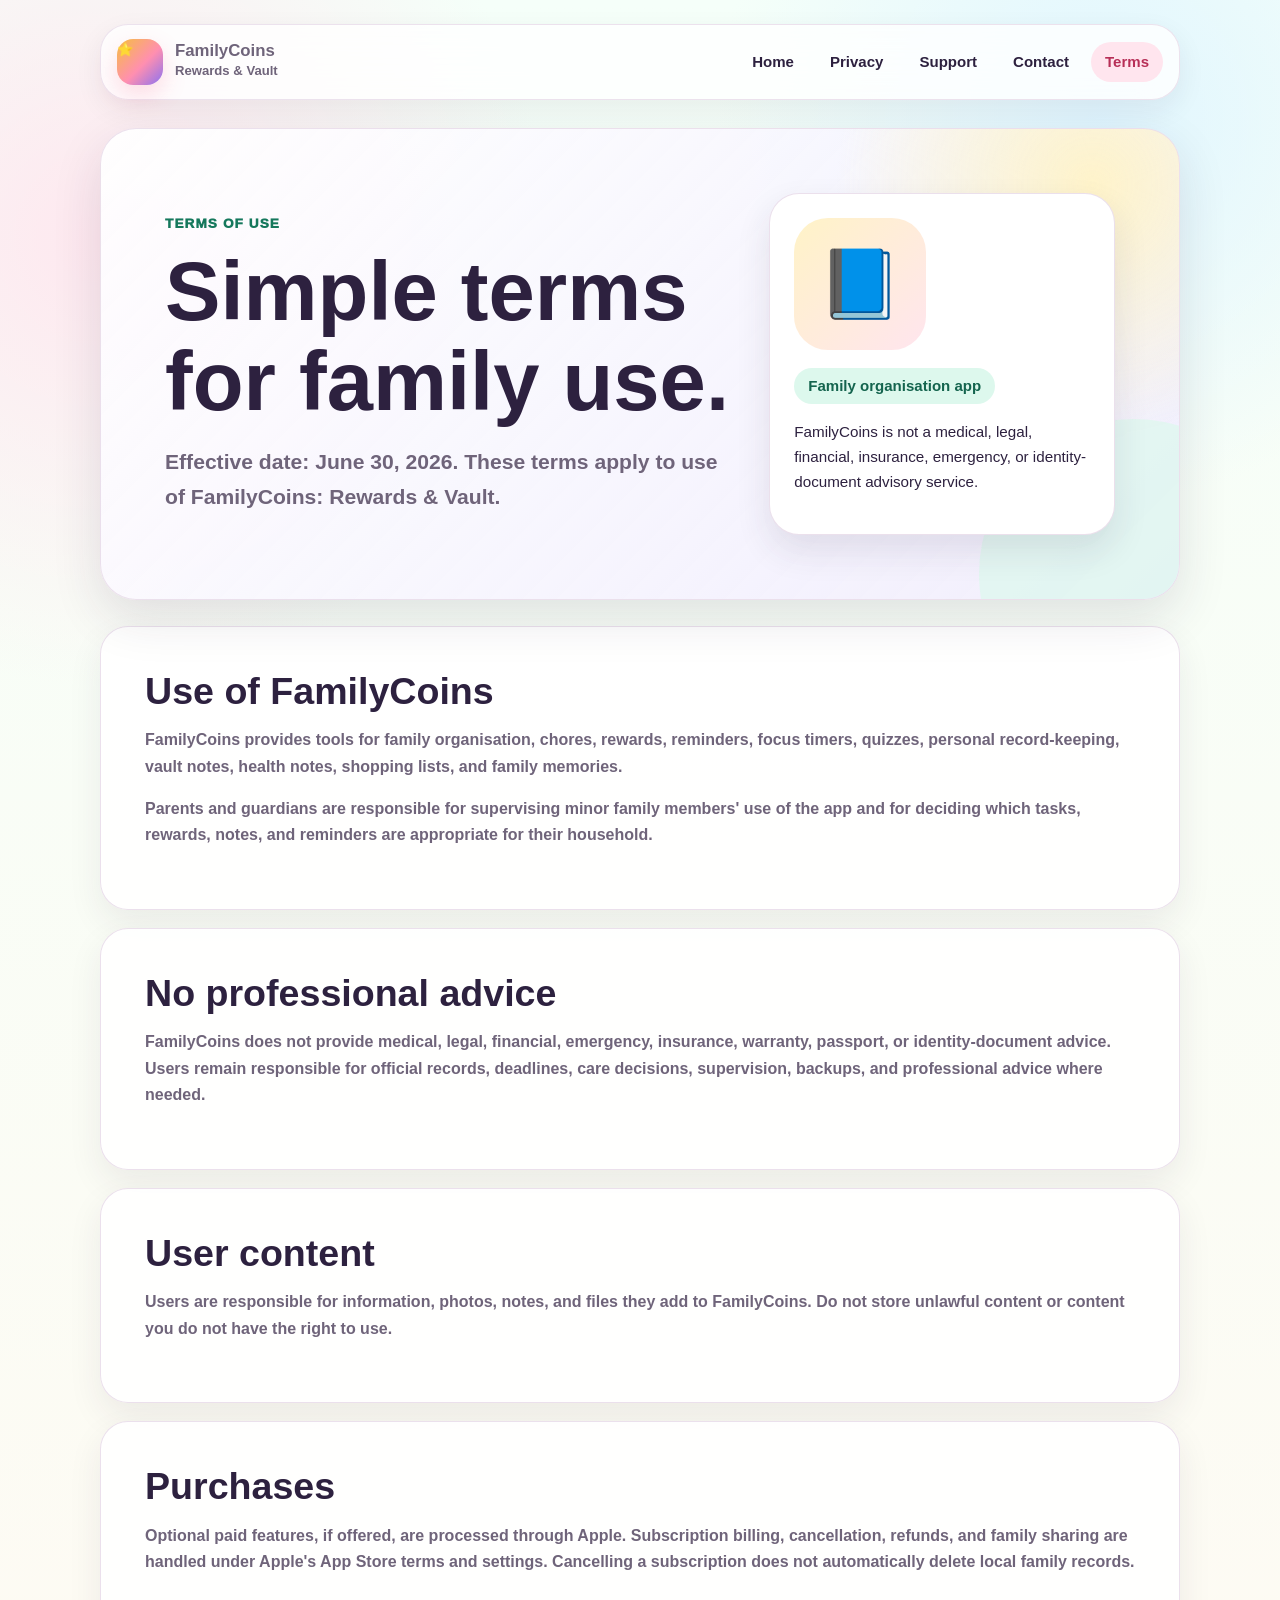
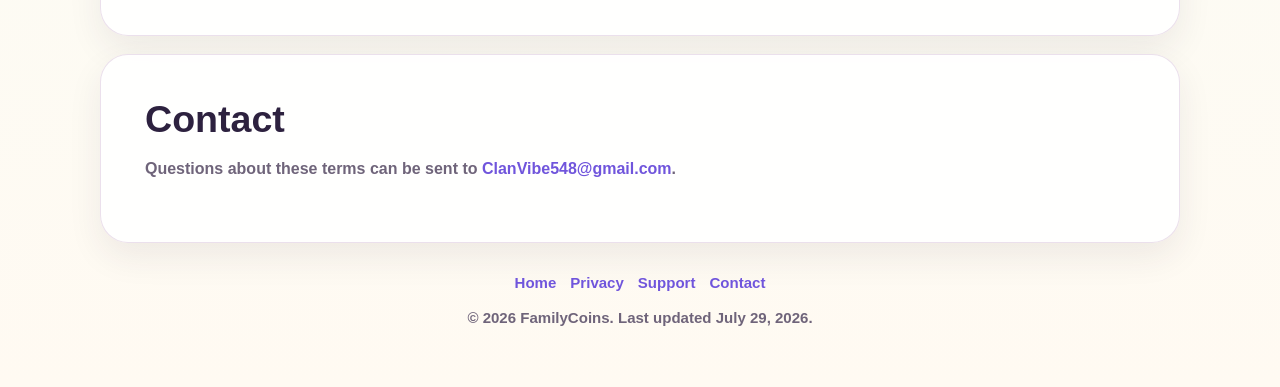
<file: KidCoins/terms.html>
<!doctype html>
<html lang="en">
<head>
    <meta charset="utf-8">
    <meta name="viewport" content="width=device-width, initial-scale=1">
    <title>Terms of Use - FamilyCoins: Rewards & Vault</title>
    <meta name="description" content="Terms of Use for FamilyCoins: Rewards & Vault.">
    <link rel="stylesheet" href="styles.css">
</head>
<body>
    <main class="site-shell">
        <nav class="nav" aria-label="Main navigation">
            <a class="brand" href="index.html">
                <span class="brand-mark" aria-hidden="true">⭐</span>
                <span>
                    <strong>FamilyCoins</strong>
                    <span>Rewards & Vault</span>
                </span>
            </a>
            <div class="nav-links">
                <a href="index.html">Home</a>
                <a href="privacy.html">Privacy</a>
                <a href="support.html">Support</a>
                <a href="contact.html">Contact</a>
                <a aria-current="page" href="terms.html">Terms</a>
            </div>
        </nav>

        <section class="hero">
            <div>
                <p class="eyebrow">Terms of Use</p>
                <h1>Simple terms for family use.</h1>
                <p class="lede">Effective date: June 30, 2026. These terms apply to use of FamilyCoins: Rewards & Vault.</p>
            </div>
            <aside class="hero-card">
                <div class="mascot" aria-hidden="true">📘</div>
                <span class="status-pill">Family organisation app</span>
                <p class="fine-print">FamilyCoins is not a medical, legal, financial, insurance, emergency, or identity-document advisory service.</p>
            </aside>
        </section>

        <section class="content">
            <h2>Use of FamilyCoins</h2>
            <p>FamilyCoins provides tools for family organisation, chores, rewards, reminders, focus timers, quizzes, personal record-keeping, vault notes, health notes, shopping lists, and family memories.</p>
            <p>Parents and guardians are responsible for supervising minor family members' use of the app and for deciding which tasks, rewards, notes, and reminders are appropriate for their household.</p>
        </section>

        <section class="content">
            <h2>No professional advice</h2>
            <p>FamilyCoins does not provide medical, legal, financial, emergency, insurance, warranty, passport, or identity-document advice. Users remain responsible for official records, deadlines, care decisions, supervision, backups, and professional advice where needed.</p>
        </section>

        <section class="content">
            <h2>User content</h2>
            <p>Users are responsible for information, photos, notes, and files they add to FamilyCoins. Do not store unlawful content or content you do not have the right to use.</p>
        </section>

        <section class="content">
            <h2>Purchases</h2>
            <p>Optional paid features, if offered, are processed through Apple. Subscription billing, cancellation, refunds, and family sharing are handled under Apple's App Store terms and settings. Cancelling a subscription does not automatically delete local family records.</p>
        </section>

        <section class="content">
            <h2>Contact</h2>
            <p>Questions about these terms can be sent to <a href="mailto:ClanVibe548@gmail.com">ClanVibe548@gmail.com</a>.</p>
        </section>

        <footer class="footer">
            <div class="footer-links">
                <a href="index.html">Home</a>
                <a href="privacy.html">Privacy</a>
                <a href="support.html">Support</a>
                <a href="contact.html">Contact</a>
            </div>
            <div>© 2026 FamilyCoins. Last updated July 29, 2026.</div>
        </footer>
    </main>
</body>
</html>
</file>
<file: KidCoins/styles.css>
:root {
    color-scheme: light;
    --ink: #2d213f;
    --muted: #6f647a;
    --line: #eadfeb;
    --paper: #fffdf9;
    --mint: #ddf8ed;
    --mint-deep: #35c092;
    --pink: #ee4f7b;
    --pink-soft: #ffe5ee;
    --lilac: #8b72f1;
    --lilac-soft: #eee8ff;
    --sun: #f6be3f;
    --sun-soft: #fff3c7;
    --blue-soft: #dff5ff;
    --shadow: 0 18px 50px rgba(45, 33, 63, 0.12);
}

* {
    box-sizing: border-box;
}

html {
    scroll-behavior: smooth;
}

body {
    margin: 0;
    min-height: 100vh;
    font-family: ui-rounded, "SF Pro Rounded", "Avenir Next Rounded", "Nunito", -apple-system, BlinkMacSystemFont, "Segoe UI", sans-serif;
    color: var(--ink);
    background:
        radial-gradient(circle at 8% 12%, rgba(255, 229, 238, 0.9), transparent 28rem),
        radial-gradient(circle at 86% 6%, rgba(223, 245, 255, 0.95), transparent 24rem),
        linear-gradient(180deg, #f5fff9 0%, #fffaf2 100%);
    line-height: 1.65;
}

a {
    color: #7055dc;
    font-weight: 800;
    text-decoration: none;
}

a:hover,
a:focus {
    text-decoration: underline;
}

.site-shell {
    width: min(1080px, calc(100% - 32px));
    margin: 0 auto;
    padding: 24px 0 56px;
}

.nav {
    display: flex;
    align-items: center;
    justify-content: space-between;
    gap: 18px;
    margin-bottom: 28px;
    padding: 14px 16px;
    border: 1px solid rgba(234, 223, 235, 0.9);
    border-radius: 28px;
    background: rgba(255, 255, 255, 0.8);
    box-shadow: 0 10px 28px rgba(45, 33, 63, 0.07);
    backdrop-filter: blur(18px);
}

.brand {
    display: flex;
    align-items: center;
    gap: 12px;
    color: var(--ink);
}

.brand-mark {
    display: grid;
    width: 46px;
    height: 46px;
    place-items: center;
    border-radius: 16px;
    background: linear-gradient(135deg, var(--sun) 0%, #ff8fb0 56%, var(--lilac) 100%);
    box-shadow: 0 10px 24px rgba(238, 79, 123, 0.2);
    color: white;
    font-size: 1.45rem;
}

.brand strong {
    display: block;
    font-size: 1.05rem;
    line-height: 1.1;
}

.brand span {
    display: block;
    color: var(--muted);
    font-size: 0.82rem;
    font-weight: 700;
}

.nav-links {
    display: flex;
    flex-wrap: wrap;
    gap: 8px;
    justify-content: flex-end;
}

.nav-links a {
    display: inline-flex;
    min-height: 40px;
    align-items: center;
    border-radius: 999px;
    padding: 0 14px;
    color: var(--ink);
    font-size: 0.94rem;
    font-weight: 850;
}

.nav-links a[aria-current="page"],
.nav-links a:hover {
    background: var(--pink-soft);
    color: #b72f57;
    text-decoration: none;
}

.hero {
    overflow: hidden;
    position: relative;
    display: grid;
    gap: 28px;
    grid-template-columns: minmax(0, 1.25fr) minmax(280px, 0.75fr);
    align-items: center;
    margin-bottom: 26px;
    border: 1px solid rgba(234, 223, 235, 0.95);
    border-radius: 36px;
    padding: clamp(28px, 5vw, 64px);
    background:
        radial-gradient(circle at 92% 12%, rgba(255, 243, 199, 0.95), transparent 16rem),
        linear-gradient(135deg, rgba(255, 255, 255, 0.92) 0%, rgba(238, 232, 255, 0.74) 100%);
    box-shadow: var(--shadow);
}

.hero::after {
    content: "";
    position: absolute;
    right: -110px;
    bottom: -130px;
    width: 310px;
    height: 310px;
    border-radius: 50%;
    background: rgba(221, 248, 237, 0.72);
}

.eyebrow {
    margin: 0 0 12px;
    color: #15785c;
    font-size: 0.85rem;
    font-weight: 950;
    letter-spacing: 0.08em;
    text-transform: uppercase;
}

h1,
h2,
h3 {
    line-height: 1.08;
    letter-spacing: 0;
}

h1 {
    max-width: 760px;
    margin: 0;
    font-size: clamp(2.4rem, 7vw, 5.2rem);
}

h2 {
    margin: 0 0 16px;
    font-size: clamp(1.7rem, 3vw, 2.35rem);
}

h3 {
    margin: 0 0 8px;
    font-size: 1.15rem;
}

.lede {
    max-width: 700px;
    margin: 18px 0 0;
    color: var(--muted);
    font-size: clamp(1.08rem, 2vw, 1.32rem);
    font-weight: 650;
}

.hero-card {
    position: relative;
    z-index: 1;
    border: 1px solid rgba(234, 223, 235, 0.95);
    border-radius: 30px;
    padding: 24px;
    background: white;
    box-shadow: 0 16px 35px rgba(45, 33, 63, 0.11);
}

.mascot {
    display: grid;
    width: 132px;
    height: 132px;
    margin-bottom: 18px;
    place-items: center;
    border-radius: 34px;
    background: linear-gradient(135deg, var(--sun-soft), var(--pink-soft));
    font-size: 4.2rem;
}

.status-pill {
    display: inline-flex;
    align-items: center;
    gap: 8px;
    min-height: 36px;
    border-radius: 999px;
    padding: 0 14px;
    background: var(--mint);
    color: #14644e;
    font-size: 0.94rem;
    font-weight: 900;
}

.grid {
    display: grid;
    grid-template-columns: repeat(3, minmax(0, 1fr));
    gap: 16px;
    margin: 26px 0;
}

.card,
.content {
    border: 1px solid rgba(234, 223, 235, 0.95);
    border-radius: 28px;
    background: rgba(255, 255, 255, 0.9);
    box-shadow: 0 14px 34px rgba(45, 33, 63, 0.08);
}

.card {
    padding: 22px;
}

.icon {
    display: grid;
    width: 58px;
    height: 58px;
    margin-bottom: 18px;
    place-items: center;
    border-radius: 18px;
    background: var(--blue-soft);
    font-size: 1.8rem;
}

.content {
    padding: clamp(24px, 4vw, 44px);
}

.content + .content {
    margin-top: 18px;
}

.content p,
.content li {
    color: var(--muted);
    font-weight: 620;
}

.content strong {
    color: var(--ink);
}

ul {
    margin: 0;
    padding-left: 1.15rem;
}

li {
    margin: 0.55rem 0;
}

.callout {
    margin: 22px 0;
    border: 1px solid rgba(53, 192, 146, 0.28);
    border-radius: 24px;
    padding: 20px;
    background: var(--mint);
}

.callout p {
    margin: 0;
    color: #145f4b;
    font-weight: 850;
}

.button-row {
    display: flex;
    flex-wrap: wrap;
    gap: 12px;
    margin-top: 26px;
}

.button {
    display: inline-flex;
    min-height: 50px;
    align-items: center;
    justify-content: center;
    border-radius: 999px;
    padding: 0 20px;
    background: var(--pink);
    color: white;
    box-shadow: 0 12px 24px rgba(238, 79, 123, 0.22);
    font-weight: 950;
}

.button.secondary {
    background: white;
    color: var(--ink);
    border: 1px solid var(--line);
    box-shadow: none;
}

.footer {
    margin-top: 28px;
    color: var(--muted);
    text-align: center;
    font-size: 0.94rem;
    font-weight: 650;
}

.footer-links {
    display: flex;
    flex-wrap: wrap;
    justify-content: center;
    gap: 14px;
    margin-bottom: 10px;
}

.fine-print {
    font-size: 0.95rem;
}

.support-list {
    display: grid;
    grid-template-columns: repeat(2, minmax(0, 1fr));
    gap: 14px;
    margin-top: 18px;
}

.support-item {
    border: 1px solid var(--line);
    border-radius: 22px;
    padding: 18px;
    background: #fffdfa;
}

@media (max-width: 820px) {
    .nav {
        align-items: flex-start;
        flex-direction: column;
    }

    .nav-links {
        justify-content: flex-start;
    }

    .hero,
    .grid,
    .support-list {
        grid-template-columns: 1fr;
    }

    .site-shell {
        width: min(100% - 20px, 1080px);
        padding-top: 10px;
    }
}
</file>
